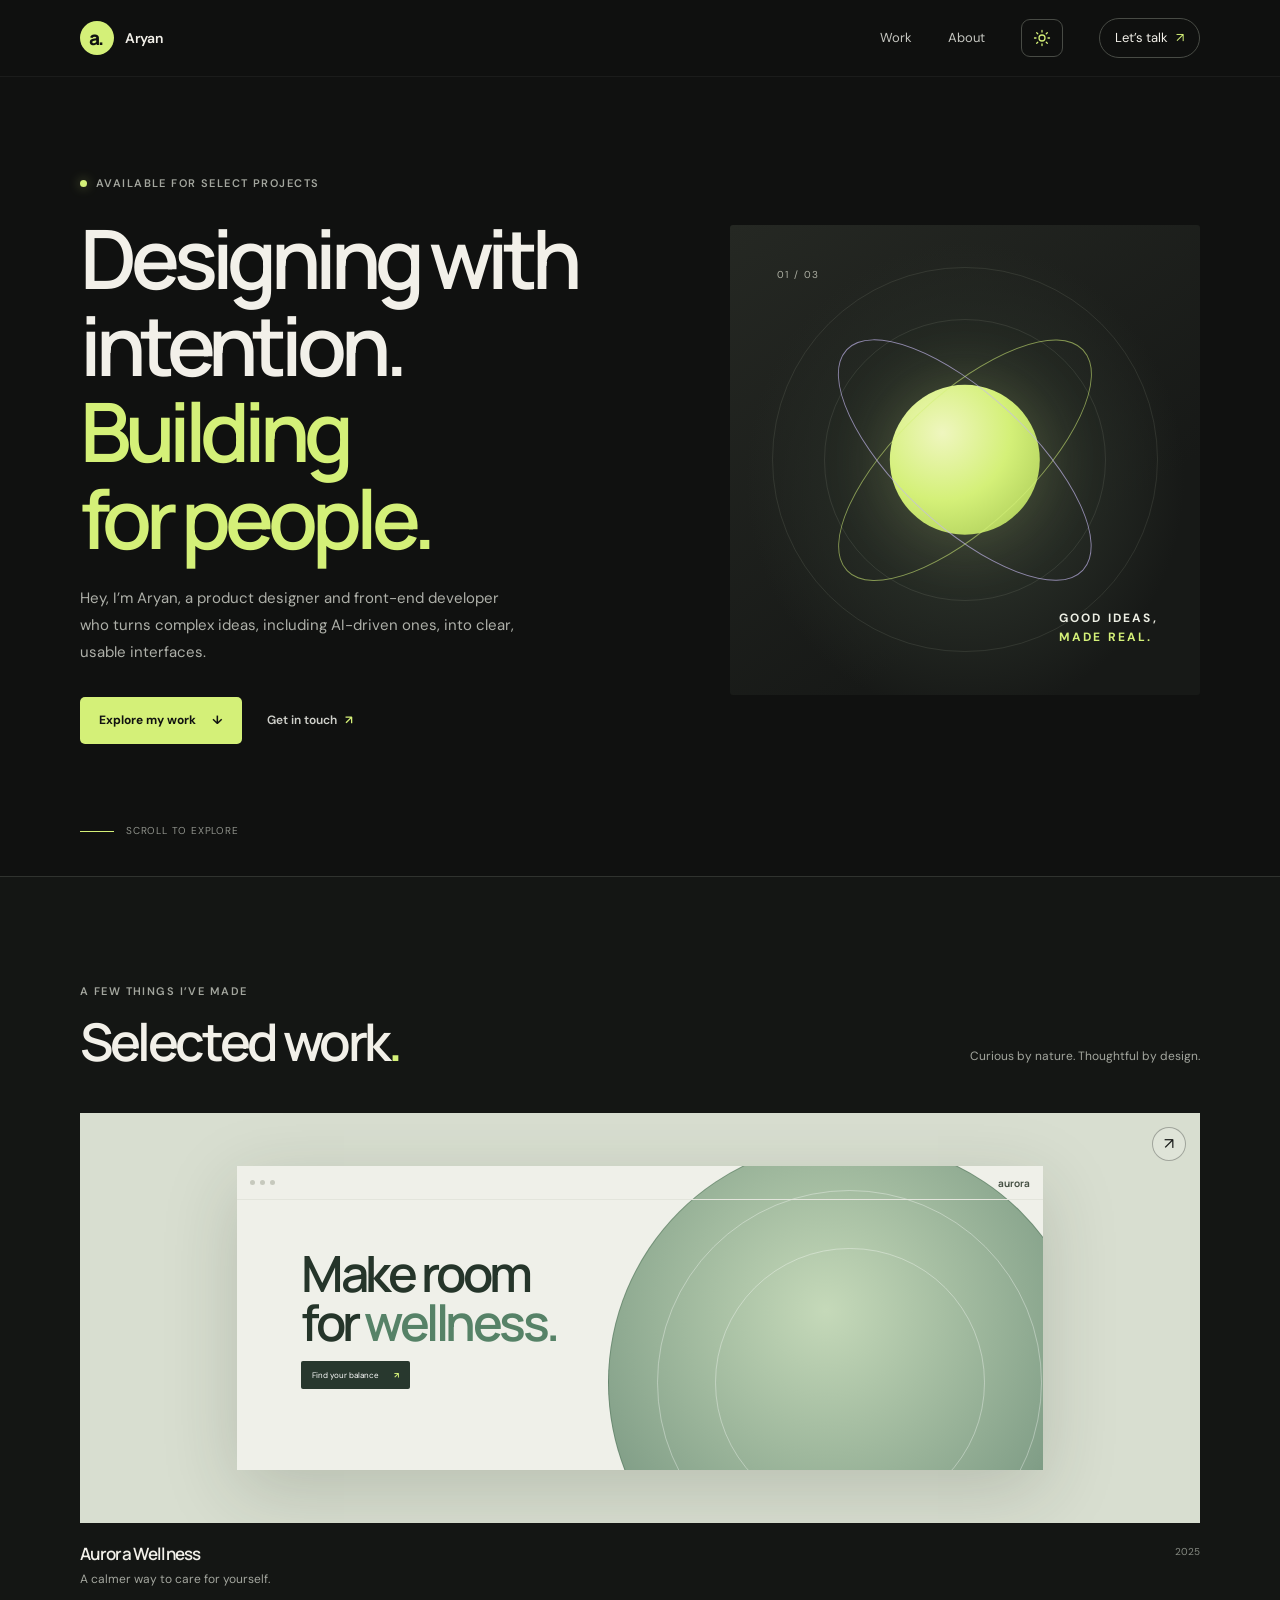
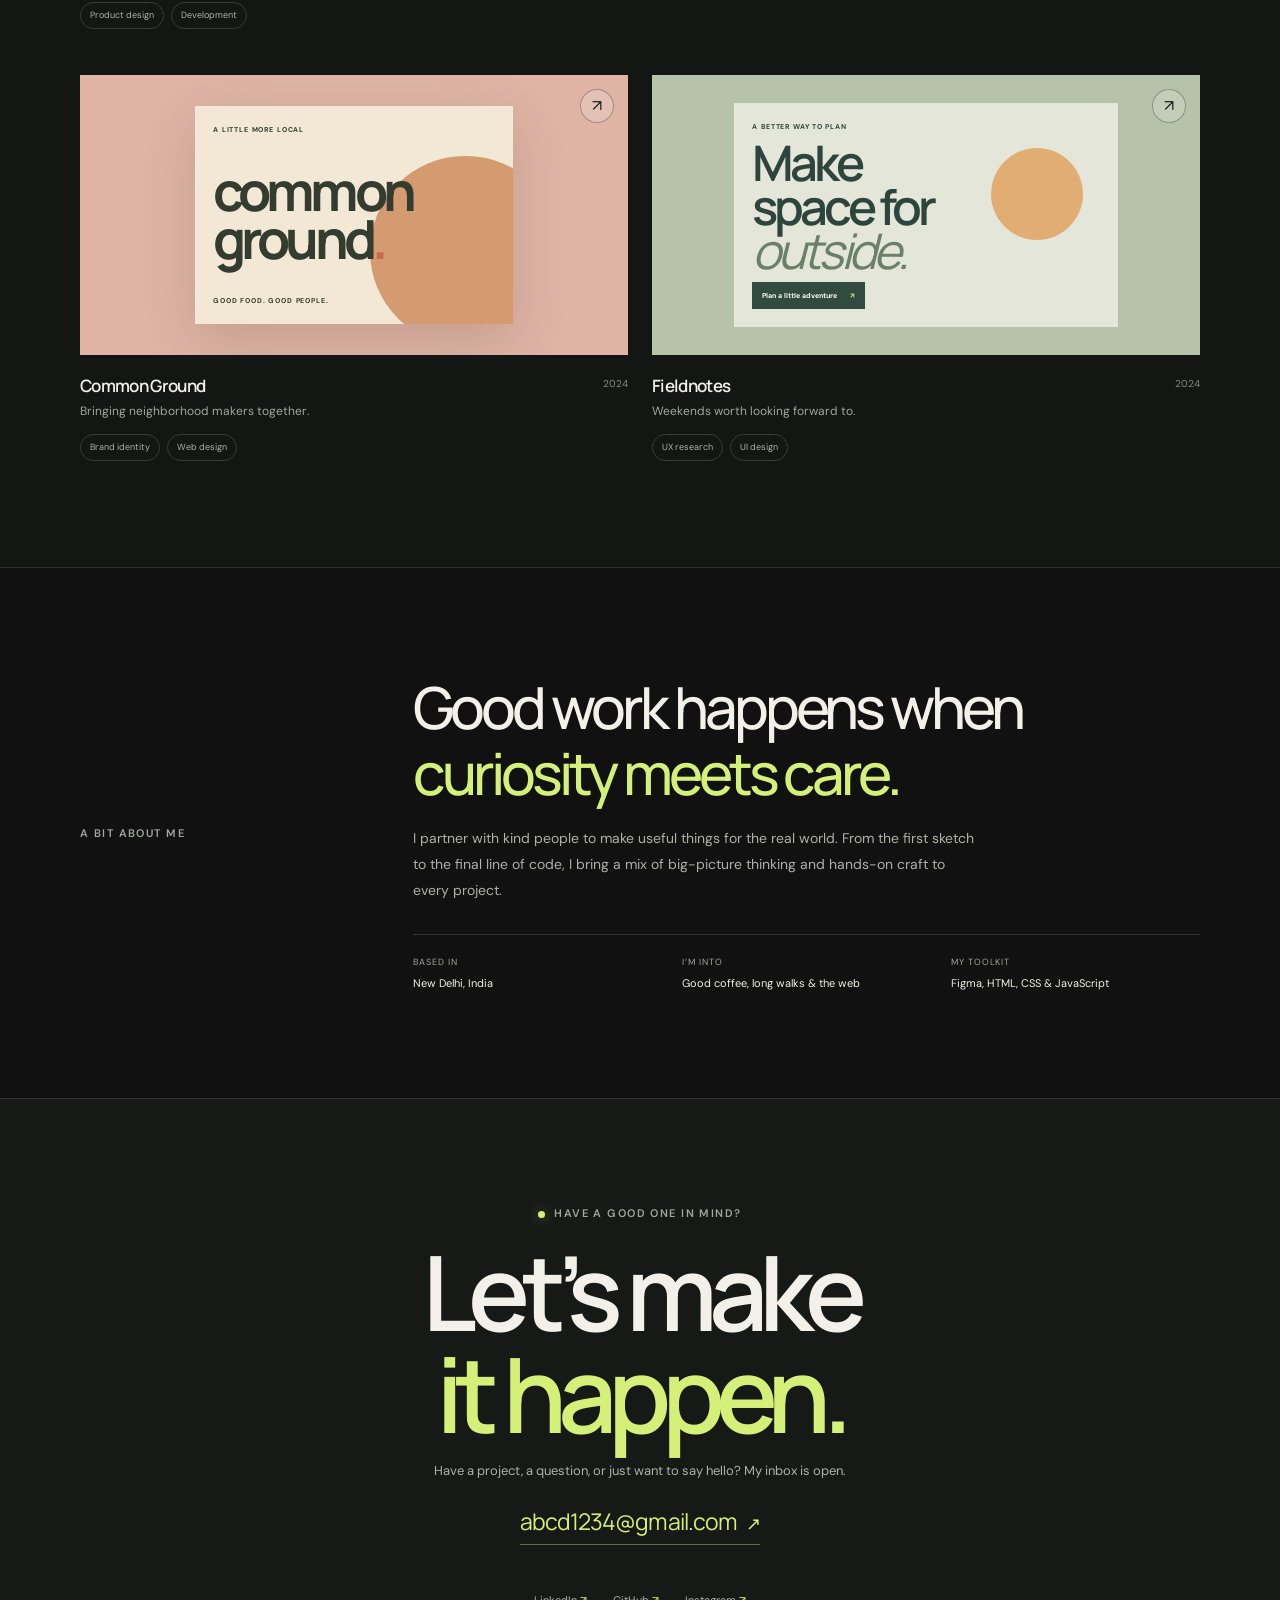
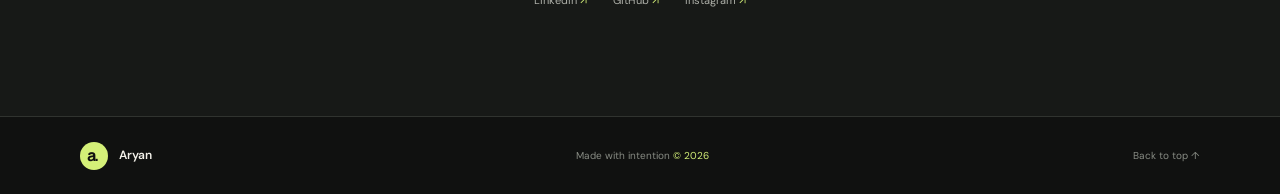
<file: index.html>
<!doctype html>
<html lang="en">
  <head>
    <meta charset="UTF-8" />
    <meta name="viewport" content="width=device-width, initial-scale=1.0" />
    <meta
      name="description"
      content="Aryan is a product designer and front-end developer who turns complex ideas, including AI-driven ones, into clear, usable interfaces."
    />
    <meta name="theme-color" content="#101110" />
    <title>Aryan — Designer &amp; Developer</title>
    <link rel="preconnect" href="https://fonts.googleapis.com" />
    <link rel="preconnect" href="https://fonts.gstatic.com" crossorigin />
    <link
      href="https://fonts.googleapis.com/css2?family=DM+Sans:wght@400;500;600;700&family=Manrope:wght@400;500;600;700;800&display=swap"
      rel="stylesheet"
    />
    <link rel="stylesheet" href="styles.css" />
    <script src="script.js" defer></script>
  </head>
  <body>
    <a class="skip-link" href="#main">Skip to content</a>
    <header class="site-header">
      <nav class="nav container" aria-label="Main navigation">
        <a class="brand" href="#home" aria-label="Aryan, home">
          <span class="brand-mark" aria-hidden="true">a.</span>
          <span>Aryan</span>
        </a>
        <button
          class="menu-toggle"
          type="button"
          aria-expanded="false"
          aria-controls="nav-links"
          aria-label="Open navigation menu"
        >
          <span></span>
          <span></span>
        </button>
        <div class="nav-links" id="nav-links">
          <a href="#work">Work</a>
          <a href="#about">About</a>
          <button class="theme-toggle" type="button" aria-label="Switch to light theme">
            <span class="theme-icon" aria-hidden="true">
              <svg class="sun-icon" viewBox="0 0 24 24" fill="none">
                <circle cx="12" cy="12" r="4" />
                <path d="M12 2v2m0 16v2M4.93 4.93l1.42 1.42m11.3 11.3 1.42 1.42M2 12h2m16 0h2M4.93 19.07l1.42-1.42m11.3-11.3 1.42-1.42" />
              </svg>
              <svg class="moon-icon" viewBox="0 0 24 24" fill="none">
                <path d="M20.2 15.2A8.5 8.5 0 0 1 8.8 3.8 8.5 8.5 0 1 0 20.2 15.2Z" />
              </svg>
            </span>
          </button>
          <a class="nav-contact" href="#contact">Let’s talk <span aria-hidden="true">↗</span></a>
        </div>
      </nav>
    </header>

    <main id="main">
      <section class="hero container" id="home" aria-labelledby="hero-title">
        <div class="hero-copy">
          <p class="eyebrow"><span class="status-dot"></span> Available for select projects</p>
          <h1 id="hero-title">Designing with<br />intention. <span>Building</span><br /><span>for people.</span></h1>
          <p class="hero-intro">
            Hey, I’m Aryan, a product designer and front-end developer who turns complex ideas,
            including AI-driven ones, into clear, usable interfaces.
          </p>
          <div class="hero-actions">
            <a class="button button-primary" href="#work">Explore my work <span aria-hidden="true">↓</span></a>
            <a class="text-link" href="#contact">Get in touch <span aria-hidden="true">↗</span></a>
          </div>
        </div>
        <div class="hero-art" aria-label="Abstract green and lavender shapes" role="img">
          <div class="art-orbit orbit-one"></div>
          <div class="art-orbit orbit-two"></div>
          <div class="art-sun"></div>
          <div class="art-caption"><span>GOOD IDEAS,</span><span>MADE REAL.</span></div>
          <span class="art-index">01 / 03</span>
        </div>
        <a class="scroll-cue" href="#work"><span class="scroll-line"></span> Scroll to explore</a>
      </section>

      <section class="work-section section-pad" id="work" aria-labelledby="work-title">
        <div class="container">
          <div class="section-heading">
            <div>
              <p class="eyebrow">A few things I’ve made</p>
              <h2 id="work-title">Selected work<span class="accent">.</span></h2>
            </div>
            <p class="section-note">Curious by nature. Thoughtful by design.</p>
          </div>

          <div class="project-grid">
            <article class="project-card project-aurora">
              <a class="project-visual visual-aurora" href="#contact" aria-label="Discuss the Aurora project">
                <div class="aurora-window">
                  <div class="window-top"><span></span><span></span><span></span><i>aurora</i></div>
                  <div class="aurora-content">
                    <p>Make room<br />for <em>wellness.</em></p>
                    <span class="mock-button">Find your balance <b>↗</b></span>
                  </div>
                  <div class="aurora-shape"></div>
                </div>
                <span class="visual-arrow" aria-hidden="true">↗</span>
              </a>
              <div class="project-info">
                <div><h3>Aurora Wellness</h3><p>A calmer way to care for yourself.</p></div>
                <span class="project-year">2025</span>
              </div>
              <div class="tags"><span>Product design</span><span>Development</span></div>
            </article>

            <article class="project-card project-common">
              <a class="project-visual visual-common" href="#contact" aria-label="Discuss the Common Ground project">
                <div class="common-poster">
                  <span class="poster-label">A LITTLE MORE LOCAL</span>
                  <span class="poster-title">common<br />ground<span>.</span></span>
                  <span class="poster-footer">GOOD FOOD. GOOD PEOPLE.</span>
                  <div class="poster-sun"></div>
                </div>
                <span class="visual-arrow" aria-hidden="true">↗</span>
              </a>
              <div class="project-info">
                <div><h3>Common Ground</h3><p>Bringing neighborhood makers together.</p></div>
                <span class="project-year">2024</span>
              </div>
              <div class="tags"><span>Brand identity</span><span>Web design</span></div>
            </article>

            <article class="project-card project-fieldnotes">
              <a class="project-visual visual-fieldnotes" href="#contact" aria-label="Discuss the Fieldnotes project">
                <div class="fieldnotes-card">
                  <span class="fieldnotes-kicker">A BETTER WAY TO PLAN</span>
                  <span class="fieldnotes-title">Make<br />space for<br /><i>outside.</i></span>
                  <span class="fieldnotes-cta">Plan a little adventure <b>↗</b></span>
                  <div class="fieldnotes-sun"></div>
                </div>
                <span class="visual-arrow" aria-hidden="true">↗</span>
              </a>
              <div class="project-info">
                <div><h3>Fieldnotes</h3><p>Weekends worth looking forward to.</p></div>
                <span class="project-year">2024</span>
              </div>
              <div class="tags"><span>UX research</span><span>UI design</span></div>
            </article>
          </div>
        </div>
      </section>

      <section class="about-section section-pad" id="about" aria-labelledby="about-title">
        <div class="container about-layout">
          <p class="eyebrow">A bit about me</p>
          <div>
            <h2 id="about-title">Good work happens when <span>curiosity meets care.</span></h2>
            <p class="about-copy">
              I partner with kind people to make useful things for the real world. From the first
              sketch to the final line of code, I bring a mix of big-picture thinking and hands-on
              craft to every project.
            </p>
            <div class="about-details">
              <div><span class="detail-label">Based in</span><span>New Delhi, India</span></div>
              <div><span class="detail-label">I’m into</span><span>Good coffee, long walks &amp; the web</span></div>
              <div><span class="detail-label">My toolkit</span><span>Figma, HTML, CSS &amp; JavaScript</span></div>
            </div>
          </div>
        </div>
      </section>

      <section class="contact-section section-pad" id="contact" aria-labelledby="contact-title">
        <div class="container contact-inner">
          <p class="eyebrow"><span class="status-dot"></span> Have a good one in mind?</p>
          <h2 id="contact-title">Let’s make<br /><span>it happen.</span></h2>
          <p class="contact-copy">Have a project, a question, or just want to say hello? My inbox is open.</p>
          <a class="contact-email" href="mailto:abcd1234@gmail.com">abcd1234@gmail.com <span aria-hidden="true">↗</span></a>
          <div class="social-links" aria-label="Social links">
            <a href="https://www.linkedin.com/in/aryan-mehra-87650b347/" target="_blank" rel="noreferrer">LinkedIn <span aria-hidden="true">↗</span></a>
            <a href="https://github.com/Aryan-Mehra-23" target="_blank" rel="noreferrer">GitHub <span aria-hidden="true">↗</span></a>
            <a href="instagram.html">Instagram <span aria-hidden="true">↗</span></a>
          </div>
        </div>
      </section>
    </main>

    <footer class="site-footer">
      <div class="container footer-inner">
        <a class="brand footer-brand" href="#home"><span class="brand-mark" aria-hidden="true">a.</span><span>Aryan</span></a>
        <p>Made with intention <span aria-hidden="true">©</span> <span id="year"></span></p>
        <a class="back-to-top" href="#home">Back to top ↑</a>
      </div>
    </footer>
  </body>
</html>
</file>
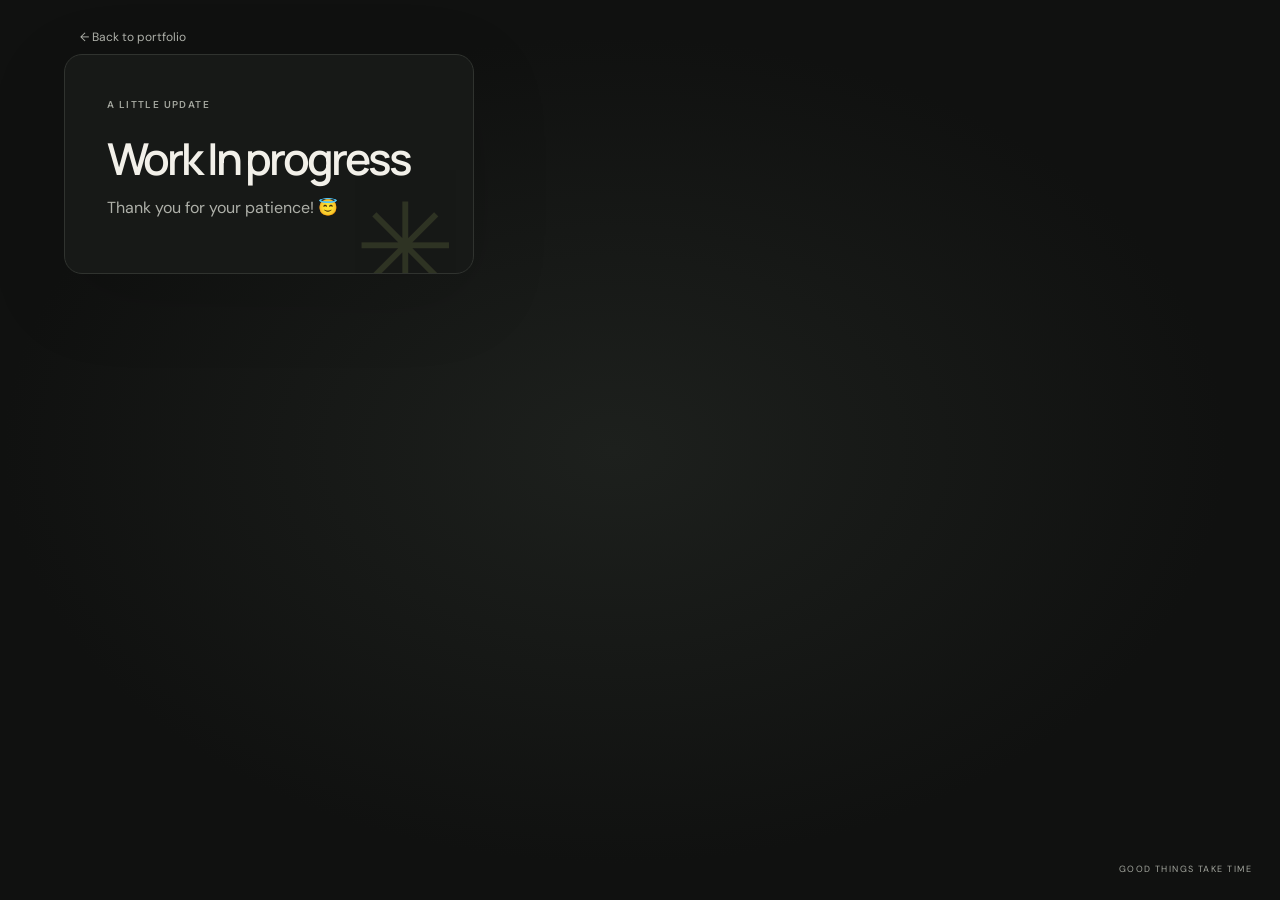
<file: instagram.html>
<!doctype html>
<html lang="en">
  <head>
    <meta charset="UTF-8" />
    <meta name="viewport" content="width=device-width, initial-scale=1.0" />
    <meta name="theme-color" content="#101110" />
    <title>Instagram — Work in Progress | Aryan</title>
    <link rel="preconnect" href="https://fonts.googleapis.com" />
    <link rel="preconnect" href="https://fonts.gstatic.com" crossorigin />
    <link
      href="https://fonts.googleapis.com/css2?family=DM+Sans:wght@400;500;600;700&family=Manrope:wght@400;500;600;700;800&display=swap"
      rel="stylesheet"
    />
    <link rel="stylesheet" href="styles.css" />
    <script src="script.js" defer></script>
  </head>
  <body class="progress-page">
    <main class="progress-stage" aria-labelledby="progress-title">
      <a class="progress-home" href="index.html">← Back to portfolio</a>
      <section class="progress-card">
        <span class="progress-kicker">A little update</span>
        <h1 id="progress-title">Work In progress</h1>
        <p>Thank you for your patience! <span aria-hidden="true">😇</span></p>
        <span class="progress-spark" aria-hidden="true">✳</span>
      </section>
      <span class="progress-note" aria-hidden="true">GOOD THINGS TAKE TIME</span>
    </main>
  </body>
</html>
</file>
<file: styles.css>
:root {
  color-scheme: dark;
  --bg: #101110;
  --surface: #171917;
  --surface-raised: #1d201d;
  --text: #f2f0e9;
  --muted: #a3a69e;
  --line: #30332f;
  --lime: #d4f078;
  --lavender: #c4b8ee;
  --header-bg: rgb(16 17 16 / 90%);
  --header-border: rgb(255 255 255 / 5%);
  --nav-text: #c5c6c0;
  --nav-border: #484b45;
  --body-copy: #aeb0a9;
  --quiet-text: #888c84;
  --soft-text: #d0d1cb;
  --work-bg: #141614;
  --font-body: "DM Sans", sans-serif;
  --font-display: "Manrope", sans-serif;
}

:root[data-theme="light"] {
  color-scheme: light;
  --bg: #f5f4ee;
  --surface: #eeeee8;
  --surface-raised: #e5e6df;
  --text: #20231e;
  --muted: #686c63;
  --line: #d8dad1;
  --lime: #58751d;
  --lavender: #73639d;
  --header-bg: rgb(245 244 238 / 92%);
  --header-border: rgb(32 35 30 / 9%);
  --nav-text: #555a50;
  --nav-border: #c3c6bb;
  --body-copy: #5d6258;
  --quiet-text: #73776e;
  --soft-text: #4e534a;
  --work-bg: #efefe9;
}

* {
  box-sizing: border-box;
}

html {
  scroll-behavior: smooth;
  scroll-padding-top: 92px;
}

body {
  margin: 0;
  background: var(--bg);
  color: var(--text);
  font-family: var(--font-body);
  font-size: 16px;
  line-height: 1.6;
  -webkit-font-smoothing: antialiased;
}

a {
  color: inherit;
  text-decoration: none;
}

button,
a {
  -webkit-tap-highlight-color: transparent;
}

a:focus-visible,
button:focus-visible {
  outline: 2px solid var(--lime);
  outline-offset: 5px;
}

.container {
  width: min(1120px, calc(100% - 64px));
  margin-inline: auto;
}

.skip-link {
  position: fixed;
  z-index: 10;
  top: 12px;
  left: 12px;
  padding: 10px 16px;
  transform: translateY(-160%);
  background: var(--lime);
  color: var(--bg);
  font-weight: 700;
}

.skip-link:focus {
  transform: translateY(0);
}

.site-header {
  position: sticky;
  z-index: 5;
  top: 0;
  border-bottom: 1px solid var(--header-border);
  background: var(--header-bg);
  backdrop-filter: blur(16px);
}

.nav,
.nav-links,
.brand {
  display: flex;
  align-items: center;
}

.nav {
  min-height: 76px;
  justify-content: space-between;
}

.brand {
  gap: 11px;
  font-size: 14px;
  font-weight: 600;
  letter-spacing: -0.02em;
}

.brand-mark {
  display: grid;
  width: 34px;
  height: 34px;
  place-items: center;
  border-radius: 50%;
  background: var(--lime);
  color: var(--bg);
  font-family: var(--font-display);
  font-size: 19px;
  font-weight: 800;
  letter-spacing: -0.1em;
  padding-right: 3px;
}

.nav-links {
  gap: 36px;
  color: var(--nav-text);
  font-size: 13px;
}

.nav-links a,
.social-links a,
.back-to-top {
  transition: color 180ms ease;
}

.nav-links a:hover,
.social-links a:hover,
.back-to-top:hover {
  color: var(--lime);
}

.nav-links .nav-contact {
  padding: 9px 15px;
  border: 1px solid var(--nav-border);
  border-radius: 999px;
  color: var(--text);
}

.theme-toggle {
  display: grid;
  width: 42px;
  height: 38px;
  flex: 0 0 auto;
  place-items: center;
  align-items: center;
  justify-content: center;
  padding: 0;
  border: 1px solid var(--nav-border);
  border-radius: 9px;
  background: transparent;
  color: var(--text);
  cursor: pointer;
  transition: border-color 180ms ease, color 180ms ease, background 180ms ease;
}

.theme-toggle:hover {
  border-color: var(--lime);
  color: var(--lime);
}

.theme-icon {
  display: grid;
  width: 18px;
  height: 18px;
  color: var(--lime);
  place-items: center;
}

.theme-icon svg {
  display: none;
  width: 18px;
  height: 18px;
  stroke: currentColor;
  stroke-linecap: round;
  stroke-linejoin: round;
  stroke-width: 1.7;
}

:root:not([data-theme="light"]) .sun-icon,
:root[data-theme="light"] .moon-icon {
  display: block;
}

.nav-contact span,
.text-link span {
  margin-left: 5px;
  color: var(--lime);
}

.menu-toggle {
  display: none;
}

.hero {
  position: relative;
  display: grid;
  min-height: 650px;
  grid-template-columns: 1.05fr 0.95fr;
  align-items: center;
  gap: 32px;
  padding-block: 70px 104px;
}

.hero-copy {
  position: relative;
  z-index: 1;
  padding-block: 28px;
}

.eyebrow {
  display: flex;
  align-items: center;
  gap: 9px;
  margin: 0 0 22px;
  color: var(--muted);
  font-size: 11px;
  font-weight: 600;
  letter-spacing: 0.13em;
  text-transform: uppercase;
}

.status-dot {
  width: 7px;
  height: 7px;
  flex: 0 0 auto;
  border-radius: 50%;
  background: var(--lime);
  box-shadow: 0 0 12px rgb(212 240 120 / 45%);
}

h1,
h2,
h3,
p {
  margin-top: 0;
}

h1,
h2,
h3 {
  font-family: var(--font-display);
}

.hero h1 {
  margin-bottom: 23px;
  font-size: clamp(54px, 6.7vw, 82px);
  font-weight: 600;
  letter-spacing: -0.075em;
  line-height: 1.06;
}

.hero h1 span,
.contact-inner h2 span {
  color: var(--lime);
}

.hero-intro {
  max-width: 440px;
  margin-bottom: 31px;
  color: var(--body-copy);
  font-size: 15px;
  line-height: 1.8;
}

.hero-actions {
  display: flex;
  align-items: center;
  gap: 25px;
}

.button {
  display: inline-flex;
  min-height: 47px;
  align-items: center;
  justify-content: center;
  gap: 16px;
  padding: 0 19px;
  border-radius: 5px;
  font-size: 12px;
  font-weight: 700;
  transition: transform 180ms ease, background 180ms ease;
}

.button:hover {
  transform: translateY(-2px);
}

.button-primary {
  background: var(--lime);
  color: var(--bg);
}

.button-primary:hover {
  background: #e1ff8a;
}

.text-link {
  color: var(--soft-text);
  font-size: 12px;
  font-weight: 600;
}

.hero-art {
  position: relative;
  width: 100%;
  max-width: 470px;
  aspect-ratio: 1;
  justify-self: end;
  overflow: hidden;
  border-radius: 3px;
  background:
    radial-gradient(ellipse at 50% 54%, #363c32 0, #252a24 34%, transparent 66%),
    linear-gradient(145deg, #252823, #171917 70%);
}

.hero-art::before,
.hero-art::after {
  position: absolute;
  content: "";
  border: 1px solid rgb(221 229 202 / 10%);
  border-radius: 50%;
}

.hero-art::before {
  inset: 9%;
}

.hero-art::after {
  inset: 20%;
}

.art-orbit {
  position: absolute;
  z-index: 1;
  top: 50%;
  left: 50%;
  width: 69%;
  height: 28%;
  border: 1px solid rgb(212 240 120 / 55%);
  border-radius: 50%;
}

.orbit-one {
  transform: translate(-50%, -50%) rotate(-43deg);
}

.orbit-two {
  border-color: rgb(196 184 238 / 66%);
  transform: translate(-50%, -50%) rotate(43deg);
}

.art-sun {
  position: absolute;
  top: 50%;
  left: 50%;
  width: 32%;
  aspect-ratio: 1;
  border-radius: 50%;
  background: radial-gradient(circle at 35% 32%, #eff6bf, #d4f078 48%, #a3c451);
  box-shadow: 0 0 70px rgb(212 240 120 / 20%);
  transform: translate(-50%, -50%);
}

.art-caption {
  position: absolute;
  z-index: 2;
  right: 9%;
  bottom: 10%;
  display: flex;
  flex-direction: column;
  color: #eceee3;
  font-size: clamp(10px, 1vw, 12px);
  font-weight: 700;
  letter-spacing: 0.18em;
  line-height: 1.6;
}

.art-caption span:last-child {
  color: var(--lime);
}

.art-index {
  position: absolute;
  top: 9%;
  left: 10%;
  color: #aeb0a4;
  font-size: 10px;
  letter-spacing: 0.14em;
}

.scroll-cue {
  position: absolute;
  bottom: 37px;
  left: 0;
  display: flex;
  align-items: center;
  gap: 12px;
  color: #8e918a;
  font-size: 10px;
  letter-spacing: 0.08em;
  text-transform: uppercase;
}

.scroll-line {
  width: 34px;
  height: 1px;
  background: var(--lime);
}

.section-pad {
  padding-block: 106px;
}

.work-section {
  border-top: 1px solid var(--line);
  background: var(--work-bg);
}

.section-heading {
  display: flex;
  align-items: end;
  justify-content: space-between;
  margin-bottom: 43px;
}

.section-heading .eyebrow,
.about-layout > .eyebrow {
  margin-bottom: 12px;
}

.section-heading h2 {
  margin-bottom: 0;
  font-size: clamp(36px, 4.4vw, 52px);
  font-weight: 600;
  letter-spacing: -0.065em;
  line-height: 1.1;
}

.accent {
  color: var(--lime);
}

.section-note {
  margin-bottom: 4px;
  color: var(--muted);
  font-size: 12px;
}

.project-grid {
  display: grid;
  grid-template-columns: repeat(2, minmax(0, 1fr));
  gap: 46px 24px;
}

.project-card:first-child {
  grid-column: 1 / -1;
}

.project-visual {
  position: relative;
  display: grid;
  min-height: 280px;
  overflow: hidden;
  place-items: center;
}

.project-card:first-child .project-visual {
  min-height: 410px;
}

.visual-aurora {
  background: #d8ded0;
}

.aurora-window {
  position: relative;
  width: 72%;
  height: 74%;
  overflow: hidden;
  background: #eff0e9;
  box-shadow: 0 20px 70px rgb(35 46 30 / 18%);
}

.window-top {
  position: relative;
  z-index: 1;
  display: flex;
  height: 34px;
  align-items: center;
  gap: 5px;
  padding-inline: 13px;
  border-bottom: 1px solid #e3e5dc;
}

.window-top > span {
  width: 5px;
  height: 5px;
  border-radius: 50%;
  background: #c6c9bd;
}

.window-top i {
  margin-left: auto;
  color: #465144;
  font-family: var(--font-display);
  font-size: 10px;
  font-style: normal;
  font-weight: 700;
}

.aurora-content {
  position: relative;
  z-index: 1;
  padding: 6% 8%;
}

.aurora-content p {
  margin-bottom: 13px;
  color: #25352a;
  font-family: var(--font-display);
  font-size: clamp(26px, 4.2vw, 50px);
  font-weight: 600;
  letter-spacing: -0.07em;
  line-height: 0.98;
}

.aurora-content em {
  color: #568267;
  font-style: normal;
}

.mock-button {
  display: inline-block;
  padding: 8px 11px;
  border-radius: 2px;
  background: #28382e;
  color: white;
  font-size: 8px;
}

.mock-button b,
.fieldnotes-cta b {
  margin-left: 13px;
  color: var(--lime);
}

.aurora-shape {
  position: absolute;
  right: -6%;
  bottom: -51%;
  width: 60%;
  aspect-ratio: 1;
  border: 1px solid rgb(55 93 66 / 35%);
  border-radius: 50%;
  background: radial-gradient(circle at 45% 35%, #c5d9b9, #829f88 63%, #57745f);
}

.aurora-shape::before,
.aurora-shape::after {
  position: absolute;
  inset: 10%;
  border: 1px solid rgb(255 255 255 / 35%);
  border-radius: 50%;
  content: "";
}

.aurora-shape::after {
  inset: 22%;
}

.visual-common {
  background: #dfb4a5;
}

.common-poster {
  position: relative;
  display: flex;
  width: 58%;
  height: 78%;
  flex-direction: column;
  justify-content: space-between;
  overflow: hidden;
  padding: 18px;
  background: #f2e8d5;
  color: #343c30;
  box-shadow: 0 17px 50px rgb(55 42 35 / 16%);
}

.poster-label,
.poster-footer {
  position: relative;
  z-index: 1;
  font-size: 7px;
  font-weight: 700;
  letter-spacing: 0.12em;
}

.poster-title {
  position: relative;
  z-index: 1;
  font-family: var(--font-display);
  font-size: clamp(30px, 5vw, 54px);
  font-weight: 700;
  letter-spacing: -0.09em;
  line-height: 0.88;
}

.poster-title > span {
  color: #c46c4b;
}

.poster-sun {
  position: absolute;
  top: 23%;
  right: -15%;
  width: 60%;
  aspect-ratio: 1;
  border-radius: 50%;
  background: #d49a70;
}

.visual-fieldnotes {
  background: #b6c2aa;
}

.fieldnotes-card {
  position: relative;
  display: flex;
  width: 70%;
  height: 80%;
  flex-direction: column;
  justify-content: space-between;
  overflow: hidden;
  padding: 18px;
  background: #e3e6d8;
  color: #2d453d;
}

.fieldnotes-kicker,
.fieldnotes-cta {
  position: relative;
  z-index: 1;
  font-size: 7px;
  font-weight: 700;
  letter-spacing: 0.1em;
}

.fieldnotes-title {
  position: relative;
  z-index: 1;
  font-family: var(--font-display);
  font-size: clamp(27px, 4.7vw, 49px);
  font-weight: 600;
  letter-spacing: -0.08em;
  line-height: 0.9;
}

.fieldnotes-title i {
  color: #6b806a;
  font-weight: 400;
}

.fieldnotes-cta {
  display: flex;
  width: fit-content;
  align-items: center;
  padding: 8px 10px;
  background: #314b41;
  color: white;
  font-size: 7px;
  letter-spacing: 0;
}

.fieldnotes-sun {
  position: absolute;
  top: 20%;
  right: 9%;
  width: 24%;
  aspect-ratio: 1;
  border-radius: 50%;
  background: #e2ad72;
}

.visual-arrow {
  position: absolute;
  top: 14px;
  right: 14px;
  display: grid;
  width: 34px;
  height: 34px;
  place-items: center;
  border: 1px solid rgb(16 17 16 / 30%);
  border-radius: 50%;
  background: rgb(255 255 255 / 18%);
  color: #171917;
  transition: color 180ms ease, background 180ms ease, transform 180ms ease;
}

.project-visual:hover .visual-arrow {
  transform: translate(2px, -2px);
  background: var(--bg);
  color: var(--lime);
}

.project-info {
  display: flex;
  align-items: start;
  justify-content: space-between;
  gap: 16px;
  padding-top: 17px;
}

.project-info h3 {
  margin-bottom: 3px;
  font-size: 17px;
  font-weight: 600;
  letter-spacing: -0.04em;
}

.project-info p {
  margin-bottom: 0;
  color: var(--muted);
  font-size: 12px;
}

.project-year {
  padding-top: 4px;
  color: #878b83;
  font-size: 10px;
}

.tags {
  display: flex;
  gap: 7px;
  margin-top: 13px;
}

.tags span {
  padding: 5px 9px;
  border: 1px solid #383b36;
  border-radius: 999px;
  color: #b0b2aa;
  font-size: 9px;
}

.about-section {
  border-top: 1px solid var(--line);
}

.about-layout {
  display: grid;
  grid-template-columns: 0.55fr 1.45fr;
  gap: 35px;
}

.about-layout > .eyebrow {
  padding-top: 13px;
}

.about-layout h2 {
  max-width: 700px;
  margin-bottom: 20px;
  font-size: clamp(35px, 5vw, 58px);
  font-weight: 500;
  letter-spacing: -0.07em;
  line-height: 1.14;
}

.about-layout h2 span {
  color: var(--lime);
}

.about-copy {
  max-width: 570px;
  margin-bottom: 31px;
  color: var(--body-copy);
  font-size: 14px;
  line-height: 1.85;
}

.about-details {
  display: grid;
  grid-template-columns: repeat(3, 1fr);
  gap: 20px;
  padding-top: 20px;
  border-top: 1px solid var(--line);
}

.about-details > div {
  display: flex;
  flex-direction: column;
  gap: 5px;
  color: var(--text);
  font-size: 11px;
}

.detail-label {
  color: var(--muted);
  font-size: 9px;
  letter-spacing: 0.1em;
  text-transform: uppercase;
}

.contact-section {
  border-top: 1px solid var(--line);
  background: var(--surface);
}

.contact-inner {
  display: flex;
  flex-direction: column;
  align-items: center;
  text-align: center;
}

.contact-inner .eyebrow {
  justify-content: center;
  margin-bottom: 18px;
}

.contact-inner h2 {
  margin-bottom: 16px;
  font-size: clamp(64px, 9vw, 104px);
  font-weight: 600;
  letter-spacing: -0.085em;
  line-height: 0.98;
}

.contact-copy {
  margin-bottom: 21px;
  color: var(--body-copy);
  font-size: 13px;
}

.contact-email {
  padding-bottom: 5px;
  border-bottom: 1px solid #626c50;
  color: var(--lime);
  font-family: var(--font-display);
  font-size: clamp(17px, 2.4vw, 23px);
  letter-spacing: -0.04em;
}

.contact-email span {
  margin-left: 5px;
  font-size: 0.8em;
}

.social-links {
  display: flex;
  gap: 26px;
  margin-top: 47px;
  color: var(--body-copy);
  font-size: 11px;
}

.social-links span {
  color: var(--lime);
}

.site-footer {
  border-top: 1px solid var(--line);
}

.progress-page {
  min-height: 100vh;
  overflow: hidden;
}

.progress-stage {
  position: relative;
  min-height: 100vh;
  min-height: 100svh;
  overflow: hidden;
  background:
    radial-gradient(ellipse at 48% 50%, var(--surface-raised), transparent 65%),
    var(--bg);
}

.progress-home {
  position: absolute;
  z-index: 1;
  top: 28px;
  left: max(24px, calc((100vw - 1120px) / 2));
  color: var(--body-copy);
  font-size: 12px;
  transition: color 180ms ease;
}

.progress-home:hover {
  color: var(--lime);
}

.progress-card {
  position: absolute;
  top: 6%;
  left: 5%;
  width: min(40vw, 410px);
  min-height: 220px;
  padding: clamp(24px, 4vw, 42px);
  overflow: hidden;
  border: 1px solid var(--line);
  border-radius: 18px;
  background: var(--surface);
  box-shadow: 0 22px 80px rgb(0 0 0 / 13%);
  animation: progress-wander 18s ease-in-out infinite alternate;
}

.progress-kicker {
  display: block;
  margin-bottom: 22px;
  color: var(--muted);
  font-size: 10px;
  font-weight: 600;
  letter-spacing: 0.14em;
  text-transform: uppercase;
}

.progress-card h1 {
  position: relative;
  z-index: 1;
  max-width: 330px;
  margin-bottom: 12px;
  font-size: clamp(28px, 4vw, 44px);
  font-weight: 600;
  letter-spacing: -0.07em;
  line-height: 1.08;
}

.progress-card p {
  position: relative;
  z-index: 1;
  margin-bottom: 0;
  color: var(--body-copy);
  font-size: clamp(13px, 1.5vw, 16px);
}

.progress-spark {
  position: absolute;
  right: 17px;
  bottom: -35px;
  color: var(--lime);
  font-size: 120px;
  line-height: 1;
  opacity: 0.12;
}

.progress-note {
  position: absolute;
  right: 28px;
  bottom: 24px;
  color: var(--muted);
  font-size: 9px;
  letter-spacing: 0.16em;
}

@keyframes progress-wander {
  0% {
    top: 6%;
    left: 5%;
    transform: rotate(-4deg);
  }
  24% {
    top: 48%;
    left: 39%;
    transform: rotate(3deg);
  }
  51% {
    top: 15%;
    left: 57%;
    transform: rotate(-2deg);
  }
  77% {
    top: 55%;
    left: 17%;
    transform: rotate(4deg);
  }
  100% {
    top: 26%;
    left: 49%;
    transform: rotate(-3deg);
  }
}

.footer-inner {
  display: flex;
  min-height: 77px;
  align-items: center;
  justify-content: space-between;
}

.footer-brand {
  font-size: 12px;
}

.footer-brand .brand-mark {
  width: 28px;
  height: 28px;
  font-size: 16px;
}

.footer-inner p,
.back-to-top {
  margin: 0;
  color: var(--quiet-text);
  font-size: 10px;
}

.footer-inner p span {
  color: var(--lime);
}

@media (min-width: 1440px) {
  .hero {
    min-height: 700px;
  }
}

@media (max-width: 760px) {
  .container {
    width: min(100% - 40px, 560px);
  }

  .nav {
    min-height: 68px;
  }

  .menu-toggle {
    display: flex;
    width: 40px;
    height: 40px;
    flex-direction: column;
    align-items: center;
    justify-content: center;
    gap: 6px;
    border: 1px solid var(--line);
    border-radius: 50%;
    background: transparent;
    cursor: pointer;
  }

  .menu-toggle span {
    width: 15px;
    height: 1px;
    background: var(--text);
    transition: transform 180ms ease;
  }

  .menu-toggle[aria-expanded="true"] span:first-child {
    transform: translateY(3.5px) rotate(45deg);
  }

  .menu-toggle[aria-expanded="true"] span:last-child {
    transform: translateY(-3.5px) rotate(-45deg);
  }

  .nav-links {
    position: absolute;
    top: calc(100% + 1px);
    right: 0;
    left: 0;
    display: none;
    align-items: stretch;
    gap: 0;
    padding: 8px 20px 18px;
    border-bottom: 1px solid var(--line);
    background: var(--bg);
  }

  .nav-links.is-open {
    display: flex;
    flex-direction: column;
  }

  .nav-links a {
    padding: 12px 0;
  }

  .nav-links .theme-toggle {
    align-self: flex-start;
    margin: 7px 0;
  }

  .nav-links .nav-contact {
    width: fit-content;
    margin-top: 7px;
    padding: 9px 15px;
  }

  .hero {
    min-height: auto;
    grid-template-columns: 1fr;
    gap: 34px;
    padding-block: 65px 92px;
  }

  .hero-copy {
    padding-block: 0;
  }

  .hero h1 {
    font-size: clamp(52px, 11vw, 76px);
  }

  .hero-art {
    width: min(100%, 430px);
    justify-self: center;
  }

  .scroll-cue {
    bottom: 34px;
  }

  .section-pad {
    padding-block: 77px;
  }

  .progress-home {
    top: 20px;
    left: 20px;
  }

  .progress-card {
    top: 9%;
    left: 4%;
    width: 88vw;
    min-height: 190px;
    padding: 25px;
    animation-name: progress-wander-mobile;
    animation-duration: 14s;
  }

  .progress-card h1 {
    font-size: clamp(30px, 8vw, 42px);
  }

  .progress-note {
    right: 20px;
    bottom: 18px;
  }

  .section-heading {
    align-items: start;
    flex-direction: column;
    gap: 14px;
    margin-bottom: 30px;
  }

  .project-grid {
    grid-template-columns: 1fr;
    gap: 35px;
  }

  .project-card:first-child {
    grid-column: auto;
  }

  .project-visual,
  .project-card:first-child .project-visual {
    min-height: 310px;
  }

  .aurora-window {
    width: 83%;
    height: 76%;
  }

  .about-layout {
    grid-template-columns: 1fr;
    gap: 12px;
  }

  .about-layout > .eyebrow {
    padding-top: 0;
  }

  .about-details {
    grid-template-columns: 1fr 1fr;
    row-gap: 17px;
  }

  .contact-inner h2 {
    font-size: clamp(68px, 15vw, 98px);
  }
}

@keyframes progress-wander-mobile {
  0% {
    top: 11%;
    left: 4%;
    transform: rotate(-3deg);
  }
  28% {
    top: 48%;
    left: 7%;
    transform: rotate(3deg);
  }
  55% {
    top: 22%;
    left: 6%;
    transform: rotate(-2deg);
  }
  80% {
    top: 58%;
    left: 3%;
    transform: rotate(2deg);
  }
  100% {
    top: 32%;
    left: 7%;
    transform: rotate(-3deg);
  }
}

@media (max-width: 420px) {
  .container {
    width: calc(100% - 36px);
  }

  .hero-actions {
    gap: 17px;
  }

  .button {
    gap: 9px;
    padding-inline: 13px;
    font-size: 11px;
  }

  .project-visual,
  .project-card:first-child .project-visual {
    min-height: 260px;
  }

  .social-links {
    gap: 16px;
  }

  .footer-inner {
    flex-wrap: wrap;
    gap: 10px;
    padding-block: 16px;
  }

  .footer-inner p {
    order: 1;
    width: 100%;
  }
}

@media (prefers-reduced-motion: reduce) {
  *,
  *::before,
  *::after {
    scroll-behavior: auto !important;
    transition-duration: 0.01ms !important;
    animation-duration: 0.01ms !important;
    animation-iteration-count: 1 !important;
  }

  .progress-card {
    top: 50%;
    left: 50%;
    animation: none;
    transform: translate(-50%, -50%);
  }
}
</file>
